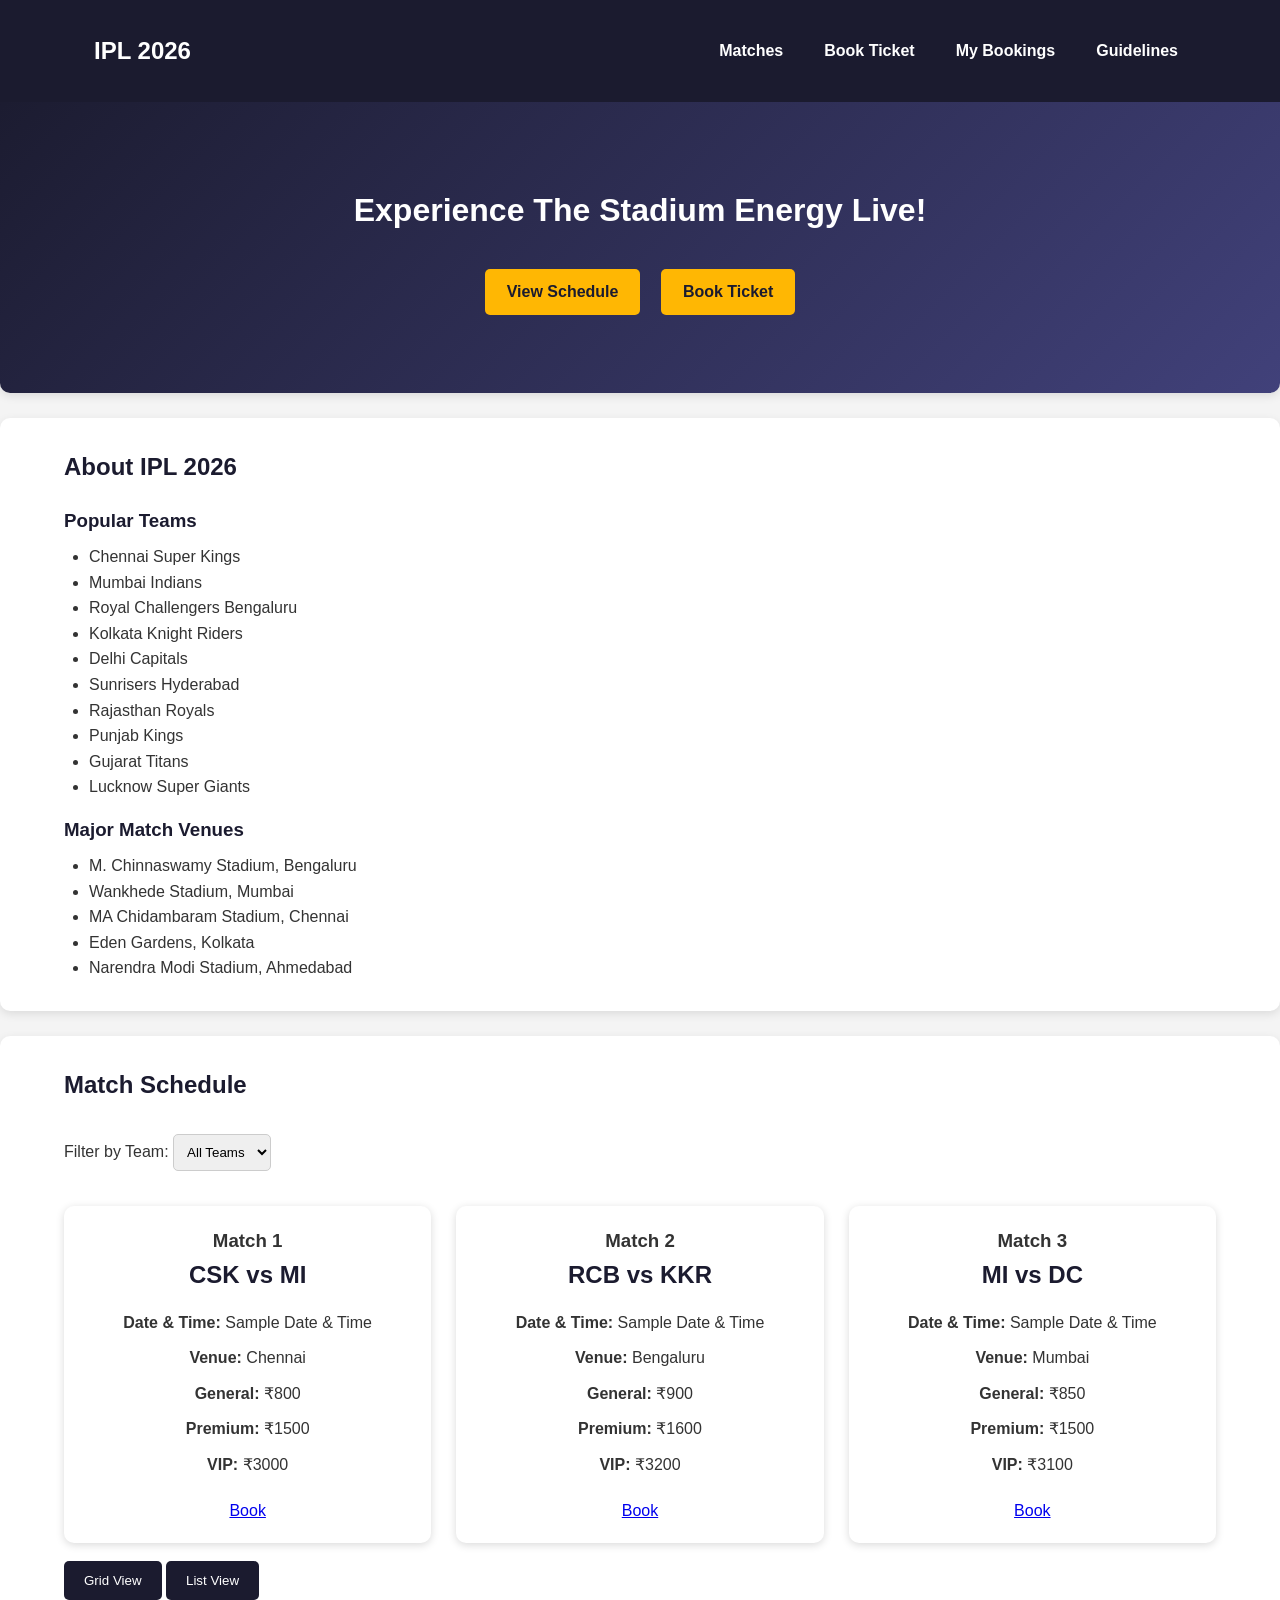
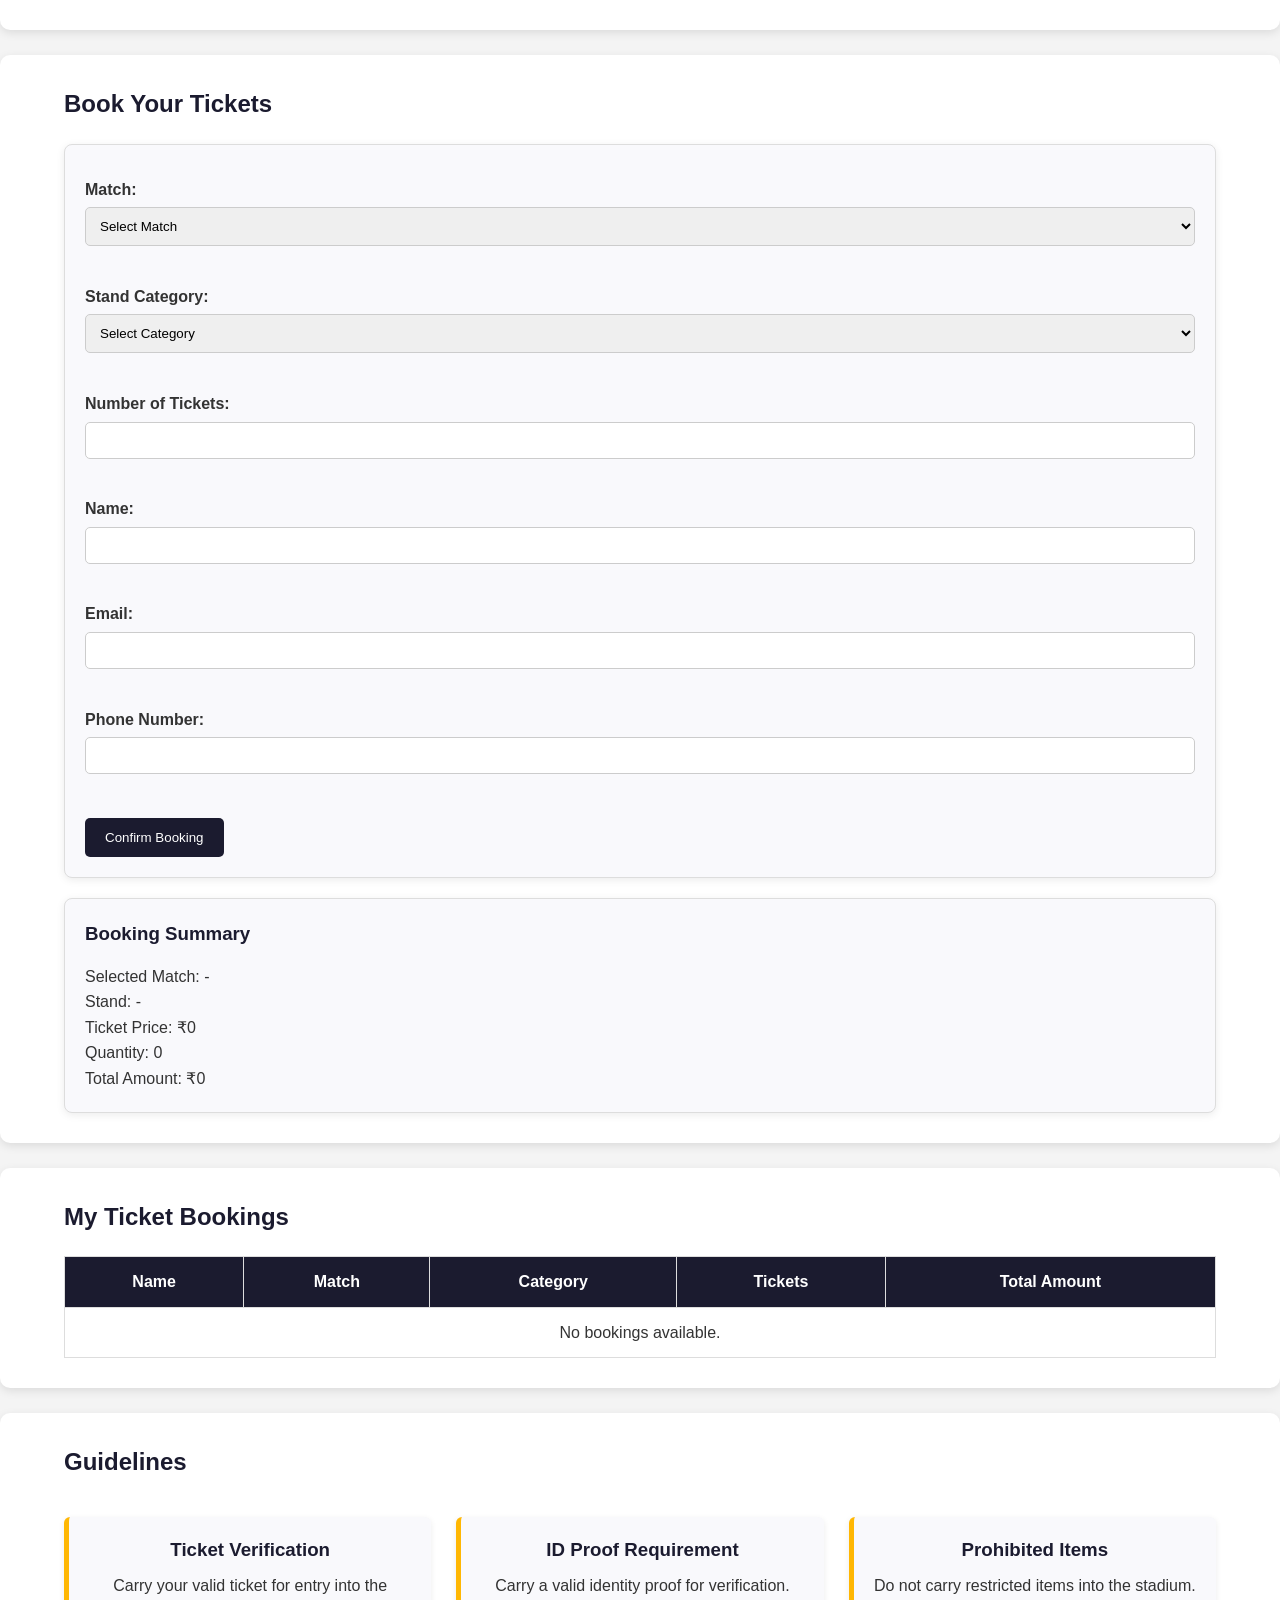
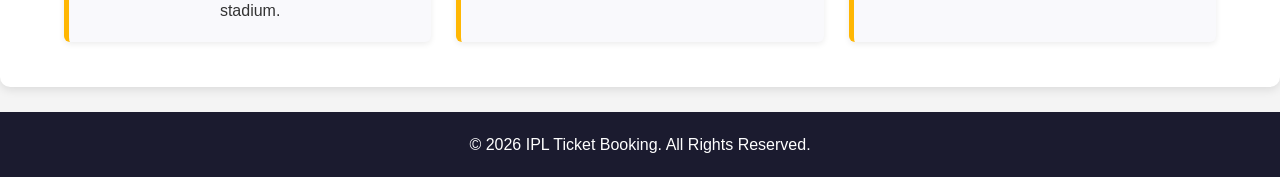
<file: Webapp/index.html>
<!DOCTYPE html>
<html lang="en">

<head>
    <meta charset="UTF-8">
    <meta name="viewport" content="width=device-width, initial-scale=1.0">
    <title>IPL Ticket Booking</title>
    <link rel="stylesheet" href="../CSS/styles.css">
</head>

<body>

    
<!-- Navigation Bar -->
<header>
    <nav class="navbar">
        <h2 class="logo">IPL 2026</h2>

        <button class="menu-toggle" id="menuToggle" aria-label="Toggle navigation" aria-expanded="false">
            ☰
        </button>

        <div class="nav-links" id="navLinks">
            <a href="#matches">Matches</a>
            <a href="booking.html">Book Ticket</a>
            <a href="#my-bookings">My Bookings</a>
            <a href="#guidelines">Guidelines</a>
        </div>
    </nav>
</header>


    <main>

        <!-- Hero Section -->
        <section id="home">
            <h1>Experience The Stadium Energy Live!</h1>
            <a href="#matches">View Schedule</a>
            <a href="#booking">Book Ticket</a>
        </section>

        <!-- About IPL -->
        <section id="about">
            <h2>About IPL 2026</h2>

            <h3>Popular Teams</h3>
            <ul>
                <li>Chennai Super Kings</li>
                <li>Mumbai Indians</li>
                <li>Royal Challengers Bengaluru</li>
                <li>Kolkata Knight Riders</li>
                <li>Delhi Capitals</li>
                <li>Sunrisers Hyderabad</li>
                <li>Rajasthan Royals</li>
                <li>Punjab Kings</li>
                <li>Gujarat Titans</li>
                <li>Lucknow Super Giants</li>
            </ul>

            <h3>Major Match Venues</h3>
            <ul>
                <li>M. Chinnaswamy Stadium, Bengaluru</li>
                <li>Wankhede Stadium, Mumbai</li>
                <li>MA Chidambaram Stadium, Chennai</li>
                <li>Eden Gardens, Kolkata</li>
                <li>Narendra Modi Stadium, Ahmedabad</li>
            </ul>
        </section>

        <!-- Match Schedule -->
        <section id="matches">
            <h2>Match Schedule</h2>

            <label for="teamFilter">Filter by Team:</label>
            <select id="teamFilter">
                <option value="all">All Teams</option>
                <option value="CSK">CSK</option>
                <option value="MI">MI</option>
                <option value="RCB">RCB</option>
                <option value="KKR">KKR</option>
                <option value="DC">DC</option>
            </select>

            
<div class="match-grid" id="matchTable">

    <div class="match-card" data-teams="CSK MI">
        <h3>Match 1</h3>
        <h2>CSK vs MI</h2>
        <p><strong>Date & Time:</strong> Sample Date & Time</p>
        <p><strong>Venue:</strong> Chennai</p>
        <p><strong>General:</strong> ₹800</p>
        <p><strong>Premium:</strong> ₹1500</p>
        <p><strong>VIP:</strong> ₹3000</p>
        <a href="#booking" class="book-btn">Book</a>
    </div>

    <div class="match-card" data-teams="RCB KKR">
        <h3>Match 2</h3>
        <h2>RCB vs KKR</h2>
        <p><strong>Date & Time:</strong> Sample Date & Time</p>
        <p><strong>Venue:</strong> Bengaluru</p>
        <p><strong>General:</strong> ₹900</p>
        <p><strong>Premium:</strong> ₹1600</p>
        <p><strong>VIP:</strong> ₹3200</p>
        <a href="#booking" class="book-btn">Book</a>
    </div>

    <div class="match-card" data-teams="MI DC">
        <h3>Match 3</h3>
        <h2>MI vs DC</h2>
        <p><strong>Date & Time:</strong> Sample Date & Time</p>
        <p><strong>Venue:</strong> Mumbai</p>
        <p><strong>General:</strong> ₹850</p>
        <p><strong>Premium:</strong> ₹1500</p>
        <p><strong>VIP:</strong> ₹3100</p>
        <a href="#booking" class="book-btn">Book</a>
    </div>

</div>
<div class="view-controls">
    <button id="gridViewBtn">Grid View</button>
    <button id="listViewBtn">List View</button>
</div>

        </section>

        <!-- Ticket Booking Form -->
        <section id="booking">
            <h2>Book Your Tickets</h2>

            <form id="bookingForm">
                <label for="match">Match:</label>
                <select id="match">
                    <option value="">Select Match</option>
                    <option>CSK vs MI</option>
                    <option>RCB vs KKR</option>
                    <option>MI vs DC</option>
                </select>

                <br><br>

                <label for="category">Stand Category:</label>
                <select id="category">
                    <option value="">Select Category</option>
                    <option>General</option>
                    <option>Premium</option>
                    <option>VIP</option>
                </select>

                <br><br>

                <label for="quantity">Number of Tickets:</label>
                <input type="number" id="quantity" min="1">

                <br><br>

                <label for="name">Name:</label>
                <input type="text" id="name">

                <br><br>

                <label for="email">Email:</label>
                <input type="email" id="email">

                <br><br>

                <label for="phone">Phone Number:</label>
                <input type="tel" id="phone">

                <br><br>

                <button type="submit">Confirm Booking</button>
            </form>

            <!-- Booking Summary -->
            <aside>
                <h3>Booking Summary</h3>
                <p>Selected Match: <span id="summaryMatch">-</span></p>
                <p>Stand: <span id="summaryCategory">-</span></p>
                <p>Ticket Price: ₹<span id="ticketPrice">0</span></p>
                <p>Quantity: <span id="summaryQuantity">0</span></p>
                <p>Total Amount: ₹<span id="totalPrice">0</span></p>
            </aside>
        </section>

        <!-- My Bookings -->
        <section id="my-bookings">
            <h2>My Ticket Bookings</h2>

            <table border="1">
                <thead>
                    <tr>
                        <th>Name</th>
                        <th>Match</th>
                        <th>Category</th>
                        <th>Tickets</th>
                        <th>Total Amount</th>
                    </tr>
                </thead>

                <tbody id="bookingTable">
                    <tr>
                        <td colspan="5">No bookings available.</td>
                    </tr>
                </tbody>
            </table>
        </section>

        <!-- Guidelines -->
        
<!-- Guidelines Section -->
<section id="guidelines">
    <h2>Guidelines</h2>

    <div class="guidelines-grid">

        <article>
            <h3>Ticket Verification</h3>
            <p>Carry your valid ticket for entry into the stadium.</p>
        </article>

        <article>
            <h3>ID Proof Requirement</h3>
            <p>Carry a valid identity proof for verification.</p>
        </article>

        <article>
            <h3>Prohibited Items</h3>
            <p>Do not carry restricted items into the stadium.</p>
        </article>

    </div>
</section>


    </main>

    <!-- Footer -->
    <footer>
        <p>&copy; 2026 IPL Ticket Booking. All Rights Reserved.</p>
    </footer>

    <!-- Toast Notification -->
    <div id="toast" class="toast"></div>

    <!-- JavaScript -->
    <script src="../JS/app.js"></script>

</body>
</html>
</file>
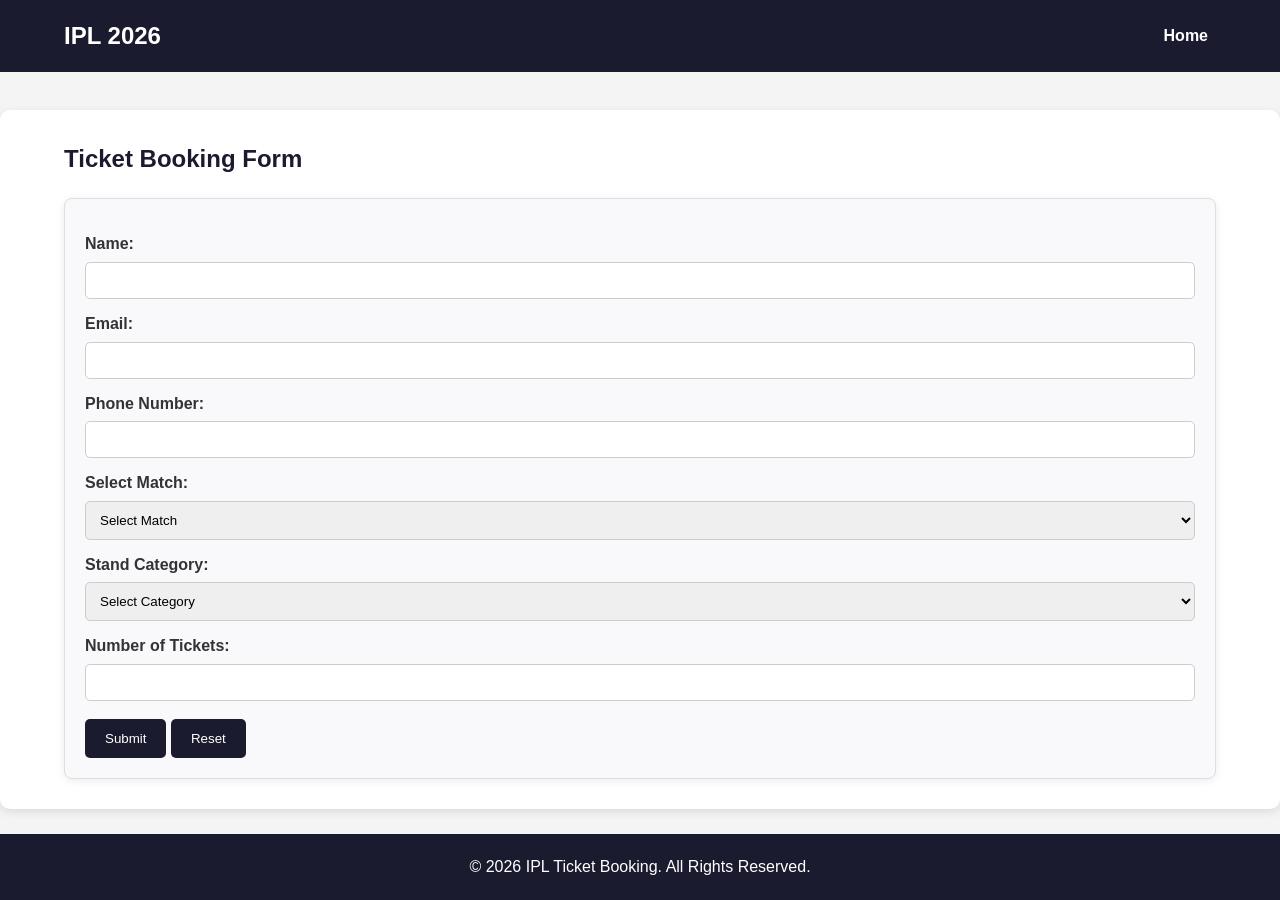
<file: Webapp/booking.html>
<!DOCTYPE html>
<html lang="en">
<head>
    <meta charset="UTF-8">
    <meta name="viewport" content="width=device-width, initial-scale=1.0">
    <title>IPL Ticket Booking Form</title>
    <link rel="stylesheet" href="../CSS/styles.css">
</head>
<body>

    <header>
        <nav>
            <h2>IPL 2026</h2>
            <a href="index.html">Home</a>
        </nav>
    </header>

    <main class="booking-main">
        <section id="booking">
            <h2>Ticket Booking Form</h2>

            <form>
                <label for="name">Name:</label>
                <input type="text" id="name" name="name"
                       required minlength="3" maxlength="50">

                <label for="email">Email:</label>
                <input type="email" id="email" name="email"
                       required>

                <label for="phone">Phone Number:</label>
                <input type="tel" id="phone" name="phone"
                       pattern="[0-9]{10}" maxlength="10"
                       title="Enter a 10-digit phone number" required>

                <label for="match">Select Match:</label>
                <select id="match" name="match" required>
                    <option value="" selected disabled>Select Match</option>
                    <option value="CSK vs MI">CSK vs MI</option>
                    <option value="RCB vs KKR">RCB vs KKR</option>
                    <option value="MI vs DC">MI vs DC</option>
                </select>

                <label for="category">Stand Category:</label>
                <select id="category" name="category" required>
                    <option value="" selected disabled>Select Category</option>
                    <option value="General">General</option>
                    <option value="Premium">Premium</option>
                    <option value="VIP">VIP</option>
                </select>

                <label for="quantity">Number of Tickets:</label>
                <input type="number" id="quantity" name="quantity"
                       min="1" max="10" required>

                <button type="submit">Submit</button>
                <button type="reset">Reset</button>
            </form>
        </section>
    </main>

    <footer>
        <p>&copy; 2026 IPL Ticket Booking. All Rights Reserved.</p>
    </footer>

</body>
</html>
</file>
<file: CSS/styles.css>
/* 1. CSS Variables */
:root {
    --primary-color: #1b1b2f;
    --accent-color: #ffb703;
    --background-color: #f4f4f4;
    --text-color: #333333;
}

/* 2. General Styling */
* {
    margin: 0;
    padding: 0;
    box-sizing: border-box;
}

html {
    scroll-behavior: smooth;
}

body {
    font-family: Arial, sans-serif;
    background-color: var(--background-color);
    color: var(--text-color);
    line-height: 1.6;
}

/* 3. Navigation Bar */
header {
    background-color: var(--primary-color);
    padding: 15px 5%;
    position: fixed;
    top: 0;
    left: 0;
    width: 100%;
    z-index: 1000;
}

nav {
    display: flex;
    justify-content: space-between;
    align-items: center;
    flex-wrap: wrap;
    gap: 15px;
}

nav h2 {
    color: white;
}

nav a {
    color: white;
    text-decoration: none;
    font-weight: bold;
    padding: 8px;
}

nav a:hover {
    color: var(--accent-color);
}

/* 4. Hero Section */
#home {
    background: linear-gradient(135deg, #1b1b2f, #41417a);
    color: white;
    text-align: center;
    padding: 120px 20px 70px;
    margin-top: 65px;
}

#home h1 {
    font-size: 32px;
    margin-bottom: 25px;
}

#home a {
    display: inline-block;
    background-color: var(--accent-color);
    color: var(--primary-color);
    text-decoration: none;
    padding: 10px 22px;
    margin: 8px;
    border-radius: 5px;
    font-weight: bold;
}

#home a:hover {
    background-color: white;
}

/* 5. Common Section Styling */
section {
    background-color: white;
    padding: 30px 5%;
    margin: 25px auto;
    border-radius: 10px;
    box-shadow: 0 3px 10px rgba(0, 0, 0, 0.1);
}

section h2 {
    color: var(--primary-color);
    margin-bottom: 20px;
}

/* 6. About Section */
#about h3 {
    margin: 15px 0 8px;
    color: var(--primary-color);
}

#about ul {
    padding-left: 25px;
}

/* 7. Match Schedule Table */
#matches select {
    padding: 9px;
    margin: 10px 0;
    border: 1px solid #ccc;
    border-radius: 5px;
}

table {
    width: 100%;
    border-collapse: collapse;
    margin-top: 15px;
    background-color: white;
}

th, td {
    border: 1px solid #ddd;
    padding: 12px;
    text-align: center;
}

th {
    background-color: var(--primary-color);
    color: white;
}

tr:nth-child(even) {
    background-color: #f2f2f2;
}

td a {
    color: var(--primary-color);
    font-weight: bold;
}

/* 8. Booking Form */
#booking form {
    padding: 20px;
    background-color: #f9f9fc;
    border: 1px solid #ddd;
    border-radius: 8px;
    box-shadow: 0 2px 8px rgba(0, 0, 0, 0.08);
}

#booking label {
    display: block;
    margin-top: 12px;
    font-weight: bold;
}

#booking input,
#booking select {
    width: 100%;
    padding: 10px;
    margin-top: 5px;
    border: 1px solid #ccc;
    border-radius: 5px;
}

/* 9. Buttons */
button {
    background-color: var(--primary-color);
    color: white;
    padding: 12px 20px;
    margin-top: 18px;
    border: none;
    border-radius: 5px;
    cursor: pointer;
}

button:hover {
    background-color: var(--accent-color);
    color: var(--primary-color);
}

/* 10. Booking Summary Card */
#booking aside {
    background-color: #f9f9fc;
    padding: 20px;
    margin-top: 20px;
    border: 1px solid #ddd;
    border-radius: 8px;
    box-shadow: 0 2px 8px rgba(0, 0, 0, 0.08);
}

#booking aside h3 {
    color: var(--primary-color);
    margin-bottom: 15px;
}

/* 11. My Bookings Section */
#my-bookings {
    overflow-x: auto;
}

/* 12. Guidelines Cards */
#guidelines article {
    background-color: #f9f9fc;
    padding: 18px;
    margin: 15px 0;
    border-left: 5px solid var(--accent-color);
    border-radius: 6px;
    box-shadow: 0 2px 6px rgba(0, 0, 0, 0.08);
}

#guidelines article h3 {
    color: var(--primary-color);
    margin-bottom: 8px;
}

/* 13. Footer */
footer {
    background-color: var(--primary-color);
    color: white;
    text-align: center;
    padding: 20px;
    margin-top: 25px;
}

/* 14. Responsive Design */
@media (max-width: 700px) {
    nav {
        justify-content: center;
    }

    nav h2 {
        width: 100%;
        text-align: center;
    }

    #home h1 {
        font-size: 25px;
    }

    #matches {
        overflow-x: auto;
    }

    #matches table {
        min-width: 650px;
    }
}

/* Booking Page Spacing */
.booking-main {
    padding-top: 85px;
}
/* Toast Notification */
.toast {
    visibility: hidden;
    min-width: 250px;
    background-color: #333;
    color: white;
    text-align: center;
    border-radius: 8px;
    padding: 15px;
    position: fixed;
    bottom: 30px;
    left: 50%;
    transform: translateX(-50%);
    z-index: 1000;
}

.toast.show {
    visibility: visible;
}

/* Activity 8 - Responsive Navigation using Flexbox */

.navbar {
    display: flex;
    justify-content: space-between;
    align-items: center;
    padding: 15px 30px;
}

.logo {
    margin: 0;
}

.nav-links {
    display: flex;
    align-items: center;
    gap: 25px;
}

.nav-links a {
    text-decoration: none;
}

.menu-toggle {
    display: none;
    font-size: 25px;
    background: none;
    border: none;
    cursor: pointer;
}

/* Activity 8 - Match Schedule using CSS Grid */

.match-grid {
    display: grid;
    grid-template-columns: repeat(3, 1fr);
    gap: 25px;
    margin-top: 25px;
}

.match-card {
    background-color: white;
    padding: 20px;
    border-radius: 10px;
    box-shadow: 0 2px 8px rgba(0, 0, 0, 0.15);
    text-align: center;
}

.match-card h2 {
    margin-bottom: 15px;
}

.match-card p {
    margin: 10px 0;
}

.match-card .book-btn {
    display: inline-block;
    margin-top: 10px;
}

/* Activity 8 - Guidelines using CSS Grid */

.guidelines-grid {
    display: grid;
    grid-template-columns: repeat(3, 1fr);
    gap: 25px;
    margin-top: 20px;
}

.guidelines-grid article {
    background-color: white;
    padding: 20px;
    border-radius: 10px;
    box-shadow: 0 2px 8px rgba(0, 0, 0, 0.15);
    text-align: center;
}
/* Activity 8 - List View */

.match-grid.list-view {
    grid-template-columns: 1fr;
}

.match-grid.list-view .match-card {
    text-align: left;
}
/* Activity 8 - Responsive Navigation */

@media (max-width: 768px) {

    .navbar {
        flex-wrap: wrap;
        padding: 15px 20px;
    }

    .menu-toggle {
        display: block;
    }

    .nav-links {
        display: none;
        flex-direction: column;
        align-items: flex-start;
        width: 100%;
        gap: 15px;
        padding-top: 15px;
    }

    .nav-links.active {
        display: flex;
    }
        /* Stack cards into one column on smaller screens */

    .match-grid,
    .guidelines-grid {
        grid-template-columns: 1fr;
    }
}
</file>
